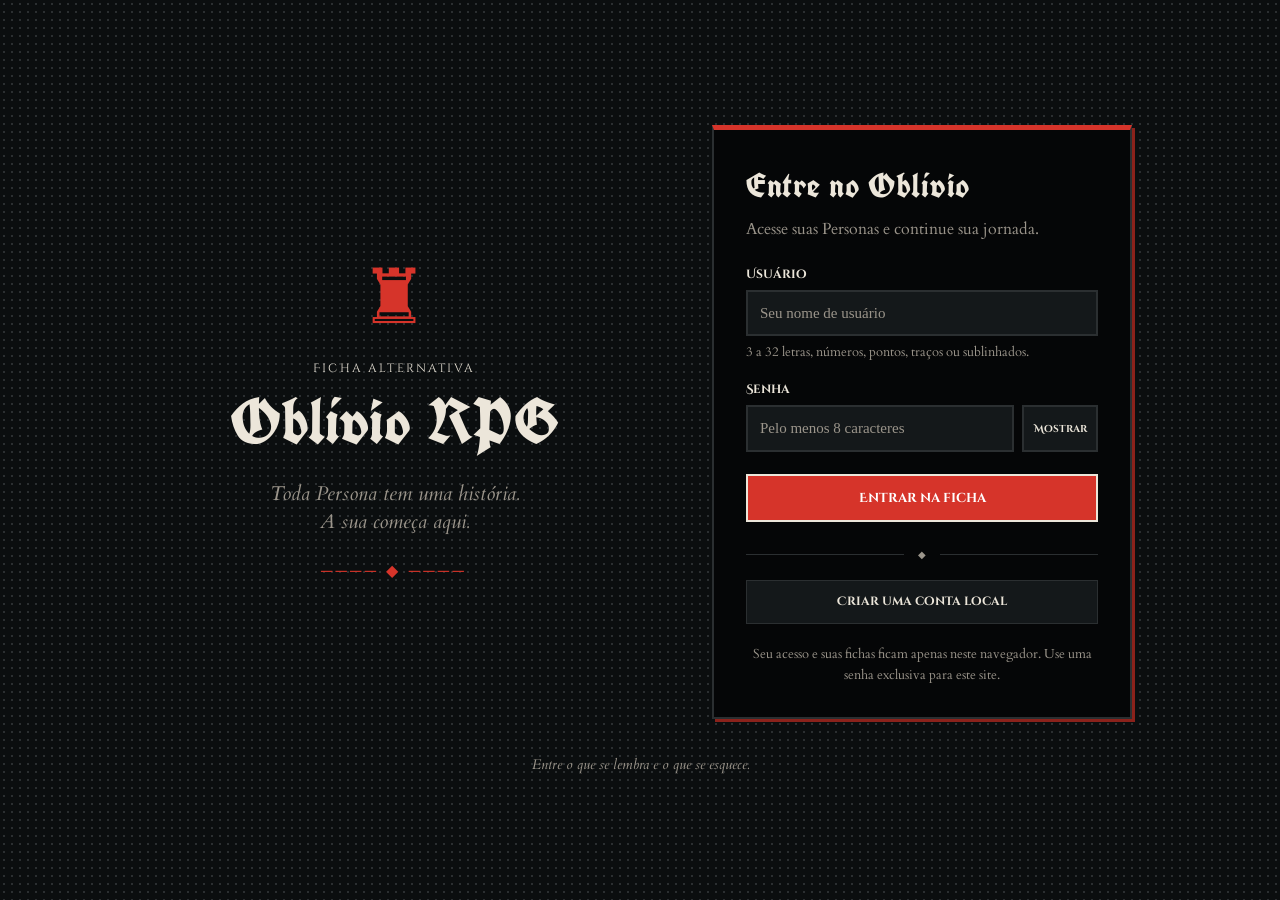
<file: index.html>
<!doctype html>
<html lang="pt-BR">
  <head>
    <meta charset="utf-8" />
    <meta name="viewport" content="width=device-width, initial-scale=1" />
    <!-- O caminho relativo preserva a subpasta do projeto na hospedagem. -->
    <link rel="stylesheet" href="./CSS/style.css">
    <title>Oblívio RPG</title>
    <script type="module" src="./Js/auth/entry.js"></script>
    <!-- biblioteca bootstrap -->
    <link href="https://cdn.jsdelivr.net/npm/bootstrap@5.3.8/dist/css/bootstrap.min.css" rel="stylesheet" integrity="sha384-sRIl4kxILFvY47J16cr9ZwB07vP4J8+LH7qKQnuqkuIAvNWLzeN8tE5YBujZqJLB" crossorigin="anonymous">
<script src="https://cdn.jsdelivr.net/npm/bootstrap@5.3.8/dist/js/bootstrap.bundle.min.js" integrity="sha384-FKyoEForCGlyvwx9Hj09JcYn3nv7wiPVlz7YYwJrWVcXK/BmnVDxM+D2scQbITxI" crossorigin="anonymous"></script>
  </head>
  <body>
    <p>Abrindo o Oblívio… <a href="./pages/login/">Acessar o login</a></p>
  </body>
</html>
</file>
<file: CSS/style.css>
/* ==========================================================
       1. TOKENS DE COR (tema claro / escuro)
       ========================================================== */
:root {
  --bg: #0b0e0f; /* fundo da página (tema escuro fixo) */
  --cd: #050607; /* fundo dos cartões */
  --tx: #ece6da; /* texto */
  --mu: #9b958b; /* texto secundário */
  --ac: #e0705a; /* destaque (sobrescrito por --rc no body) */
  --bd: #2b2f31; /* bordas */
  --ok: #5fbf8a;
  --bad: #ff7a70;
  /* tipografia gótica */
  --f-black: "UnifrakturCook", "Old English Text MT", serif; /* títulos */
  --f-deco: "Cinzel Decorative", "Cinzel", serif; /* botões e rótulos */
  --f-text: "Cardo", Georgia, serif; /* texto e números */
  --f-soft: "Cormorant Garamond", Georgia, serif; /* notas e descrições */
  /* cor de cada Papel */
  --c-age: #d6342a;
  --c-cuida: #7fa31a;
  --c-protege: #d93a8c;
  --c-resolve: #e8821a;
  --c-sabe: #2f84d6;
  box-sizing: border-box;
  padding-top: env(safe-area-inset-top, 0px);
  padding-bottom: env(safe-area-inset-bottom, 0px);
}

@media (prefers-color-scheme: dark) {
  :root:not([data-theme="light"]) {
    --bg: #121014;
    --cd: #1c1920;
    --tx: #e9e2d6;
    --mu: #9a9086;
    --ac: #e0705a;
    --bd: #352f3b;
    --ok: #5fbf8a;
    --bad: #ff7a70;
  }
}
:root[data-theme="dark"] {
  --bg: #121014;
  --cd: #1c1920;
  --tx: #e9e2d6;
  --mu: #9a9086;
  --ac: #e0705a;
  --bd: #352f3b;
  --ok: #5fbf8a;
  --bad: #ff7a70;
}

/* ==========================================================
       2. BASE
       ========================================================== */
html {
  scroll-padding-top: env(safe-area-inset-top, 0px);
}
* {
  box-sizing: border-box;
}
[hidden] {
  display: none !important;
}

body {
  /* --rc = cor do Papel (muda com o personagem) */
  --ac: var(--rc);
  --rc: var(--c-age);
  margin: 0;
  background: var(--bg);
  background-image: radial-gradient(var(--bd) 1px, transparent 1px);
  background-size: 8px 8px;
  color: var(--tx);
  font: 16px/1.4 var(--f-text);
}
body[data-role="age"] {
  --rc: var(--c-age);
}
body[data-role="cuida"] {
  --rc: var(--c-cuida);
}
body[data-role="protege"] {
  --rc: var(--c-protege);
}
body[data-role="resolve"] {
  --rc: var(--c-resolve);
}
body[data-role="sabe"] {
  --rc: var(--c-sabe);
}

/* Padrão de fundo de cada Papel (tinge com a cor atual da ficha) */
body[data-role="age"] {
  /* riscos de garra */
  background-image: repeating-linear-gradient(
    -45deg,
    color-mix(in srgb, var(--rc) 9%, transparent) 0 2px,
    transparent 2px 16px
  );
  background-size: auto;
}
body[data-role="cuida"] {
  /* pontinhos suaves */
  background-image: radial-gradient(
    color-mix(in srgb, var(--rc) 18%, transparent) 2px,
    transparent 3px
  );
  background-size: 22px 22px;
}
body[data-role="protege"] {
  /* escamas de armadura */
  background-image: radial-gradient(
    circle at 50% 100%,
    transparent 7px,
    color-mix(in srgb, var(--rc) 17%, transparent) 8px 9px,
    transparent 10px
  );
  background-size: 20px 12px;
}
body[data-role="resolve"] {
  /* xadrez de oficina */
  background-image: conic-gradient(
    color-mix(in srgb, var(--rc) 8%, transparent) 25%,
    transparent 0 50%,
    color-mix(in srgb, var(--rc) 8%, transparent) 0 75%,
    transparent 0
  );
  background-size: 28px 28px;
}
body[data-role="sabe"] {
  /* papel quadriculado */
  background-image:
    linear-gradient(
      color-mix(in srgb, var(--rc) 14%, transparent) 1px,
      transparent 1px
    ),
    linear-gradient(
      90deg,
      color-mix(in srgb, var(--rc) 14%, transparent) 1px,
      transparent 1px
    );
  background-size: 24px 24px;
}

h1,
h2 {
  font-family: var(--f-black);
}
button,
.s,
.ch {
  font-family: var(--f-deco);
}
h1,
h2 {
  margin: 0;
}

/* ==========================================================
       3. LAYOUT (cabeçalho, abas, grade, cartões)
       ========================================================== */
header {
  padding: 12px 14px;
  display: flex;
  flex-wrap: wrap;
  gap: 8px;
  align-items: center;
  justify-content: space-between;
  background: var(--rc);
  color: #fff;
  border-bottom: 3px solid var(--tx);
}

.d-align {
  display: flex;
  gap: 10px;
}

header .mu {
  color: #fff;
}
header select,
header button {
  color: var(--tx);
} /* controles têm fundo claro */
h1 {
  font-size: 20px;
  text-shadow: 2px 2px 0 rgba(0, 0, 0, 0.35);
}

#tb {
  display: flex;
  gap: 8px;
  padding: 8px 12px;
  border-bottom: 2px solid var(--tx);
}

main {
  display: grid;
  grid-template-columns: repeat(auto-fit, minmax(min(100%, 330px), 1fr));
  gap: 12px;
  padding: 12px;
  max-width: 1200px;
  margin: auto;
}

.c {
  /* cartão */
  background: var(--cd);
  border: 2px solid var(--tx);
  box-shadow: 4px 4px 0 var(--rc);
  padding: 12px;
  min-width: 0;
}
.w {
  grid-column: 1 / -1;
} /* cartão de largura total */

h2 {
  /* título do cartão */
  font-size: 12px;
  color: #fff;
  background: linear-gradient(
    90deg,
    var(--rc),
    color-mix(in srgb, var(--rc) 30%, var(--cd))
  );
  padding: 6px 8px;
  margin: -12px -12px 10px;
  border-bottom: 2px solid var(--tx);
  letter-spacing: 0.04em;
  text-transform: none;
}
h2 .mu {
  color: #fff;
}

/* ==========================================================
       4. COMPONENTES
       ========================================================== */
input,
select,
textarea,
button {
  font: inherit;
  color: inherit;
  max-width: 100%;
  padding: 5px 8px;
}
input,
select,
textarea {
  background: var(--cd);
  border: 2px solid var(--tx);
  border-radius: 0;
}
input[type="number"] {
  width: 64px;
}
input[type="checkbox"] {
  width: auto;
  accent-color: var(--rc);
}
textarea {
  width: 100%;
  min-height: 70px;
}

button {
  font-family: var(--f-deco);
  font-weight: 700;
  font-size: 10px;
  cursor: pointer;
  background: var(--cd);
  border: 2px solid var(--tx);
  border-radius: 0;
  box-shadow: 2px 2px 0 var(--tx);
}
button:hover {
  border-color: var(--ac);
}
button:active {
  transform: translate(2px, 2px);
  box-shadow: none;
}
.p {
  background: var(--rc);
  color: #fff;
  border-color: var(--tx);
} /* botão primário */

.r {
  display: flex;
  flex-wrap: wrap;
  gap: 6px;
  align-items: center;
  margin: 4px 0;
} /* linha */
.mu {
  color: var(--mu);
  font-size: 12px;
}
.ok {
  color: var(--ok);
}
.bad {
  color: var(--bad);
}
.x {
  opacity: 0.55;
}

.g5 {
  display: grid;
  grid-template-columns: repeat(auto-fit, minmax(100px, 1fr));
  gap: 8px;
}
.s {
  /* "stat box" */
  text-align: center;
  padding: 6px;
  font-size: 11px;
  border: 2px solid var(--tx);
}
.s b {
  display: block;
  font-size: 26px;
  font-family: var(--f-text);
  color: var(--rc);
}

.bar {
  height: 10px;
  background: var(--cd);
  border: 2px solid var(--tx);
  overflow: hidden;
}
.bar i {
  display: block;
  height: 100%;
  background: var(--rc);
}

.ch {
  /* chip clicável */
  cursor: pointer;
  user-select: none;
  border: 2px solid var(--tx);
  padding: 2px 9px;
  font-size: 11px;
}
.ch.on {
  background: var(--ac);
  color: #fff;
  border-color: var(--ac);
}

table {
  width: 100%;
  border-collapse: collapse;
}
td {
  padding: 3px 4px;
  border-bottom: 1px solid var(--bd);
}

#fo {
  display: none;
  border: 2px solid var(--bad);
  padding: 8px;
  margin: 8px 0;
} /* Fora de Ação */

/* ==========================================================
       5. PERSONA (cartão de destaque, foto e seletor de Papel)
       ========================================================== */
.persona {
  position: relative;
  overflow: hidden;
  display: grid;
  grid-template-columns: minmax(190px, 260px) 1fr;
  gap: 6px 22px;
  background: linear-gradient(
    135deg,
    color-mix(in srgb, var(--rc) 14%, var(--cd)),
    var(--cd) 65%
  );
}
.persona > h2 {
  grid-column: 1 / -1;
}
.p-photo,
.p-info {
  position: relative;
  z-index: 1;
  min-width: 0;
}
@media (max-width: 640px) {
  .persona {
    grid-template-columns: 1fr;
  }
  .p-photo {
    width: 100%;
    max-width: 280px;
    margin: 0 auto;
  }
}

.p-emblem {
  /* marca d'água do Papel */
  position: absolute;
  right: -24px;
  bottom: -36px;
  width: 260px;
  height: 260px;
  color: var(--rc);
  opacity: 0.1;
  pointer-events: none;
}
.p-emblem svg {
  width: 100%;
  height: 100%;
  stroke-width: 2.4;
}

.ph {
  /* moldura da foto */
  position: relative;
  width: 100%;
  aspect-ratio: 3 / 4;
  display: flex;
  align-items: center;
  justify-content: center;
  text-align: center;
  font: 400 15px var(--f-soft);
  color: var(--mu);
  background: var(--bg) center / cover no-repeat;
  border: 3px solid var(--tx);
  box-shadow: 6px 6px 0 var(--rc);
  cursor: pointer;
  user-select: none;
  outline-offset: 3px;
}
.ph.has {
  cursor: grab;
  touch-action: none;
} /* touch-action: o arrasto não rola a página */
.ph.has:active {
  cursor: grabbing;
}
input[type="range"] {
  padding: 0;
  border: 0;
  background: none;
  accent-color: var(--rc);
}
.p-zoom {
  gap: 8px;
  margin-top: 14px;
}
.p-zoom input {
  flex: 1;
  min-width: 0;
}

.p-name {
  width: 100%;
  padding: 8px 10px;
  font: 700 28px/1.2 var(--f-black);
}
.p-tag {
  min-height: 1.4em;
  margin: 6px 0 2px;
  font-style: italic;
  color: var(--mu);
}

.p-roles {
  display: grid;
  grid-template-columns: repeat(auto-fit, minmax(100px, 1fr));
  gap: 8px;
  margin: 10px 0;
}
.rb {
  /* botão de Papel */
  --c: var(--rc);
  display: flex;
  flex-direction: column;
  align-items: center;
  gap: 3px;
  padding: 8px 4px;
  line-height: 1.2;
}
.rb svg {
  width: 34px;
  height: 34px;
  color: var(--c);
}
.rb small {
  font: 400 12px var(--f-soft);
  opacity: 0.8;
}
.rb.on {
  background: var(--c);
  color: #fff;
  border-color: var(--tx);
}
.rb.on svg {
  color: #fff;
}
.rb[data-role="age"] {
  --c: var(--c-age);
}
.rb[data-role="cuida"] {
  --c: var(--c-cuida);
}
.rb[data-role="protege"] {
  --c: var(--c-protege);
}
.rb[data-role="resolve"] {
  --c: var(--c-resolve);
}
.rb[data-role="sabe"] {
  --c: var(--c-sabe);
}

.p-stats {
  grid-template-columns: repeat(4, minmax(0, 1fr));
  margin: 8px 0 4px;
}
.p-stats .s b {
  font-size: 20px;
}

/* ==========================================================
       6. SUB-ABAS E CARTÕES DE DESCRIÇÃO
       ========================================================== */
.sub {
  display: flex;
  margin: 0 0 10px;
}
.sub button {
  flex: 1;
  box-shadow: none;
}
.sub button + button {
  border-left-width: 0;
}
.sub button.on {
  background: var(--rc);
  color: #fff;
}

.info {
  margin: 8px 0;
  padding: 8px 10px;
  background: var(--bg);
  border: 1px solid var(--bd);
  border-left: 4px solid var(--rc);
}
.info.act {
  border-left-width: 9px;
} /* ativo / especializado */
.info-h {
  display: flex;
  flex-wrap: wrap;
  gap: 6px;
  align-items: center;
  margin-bottom: 4px;
}
.info-h b {
  font: 700 12px var(--f-deco);
  margin-right: auto;
}
.info p {
  margin: 3px 0;
}
.info p.q {
  font-style: italic;
  color: var(--mu);
}
.info ul {
  margin: 4px 0 0 18px;
  padding: 0;
  font-size: 13px;
  color: var(--mu);
}
.info .k {
  margin-right: 4px;
  font: 400 10px var(--f-deco);
  text-transform: uppercase;
  color: var(--rc);
}
.bg {
  padding: 1px 6px;
  font: 700 9px var(--f-deco);
  border: 2px solid var(--tx);
}
.bg.on {
  background: var(--rc);
  color: #fff;
}
.note {
  margin-bottom: 8px;
  padding: 8px 10px;
  font-size: 13px;
  border: 2px dashed var(--tx);
}

/* ==========================================================
       7. DECORAÇÃO POR PAPEL (camada flutuante, sem cliques)
       ========================================================== */
#deco {
  position: fixed;
  inset: 0;
  z-index: 30;
  overflow: hidden;
  pointer-events: none;
}
.dc {
  position: absolute;
  left: var(--x);
  top: var(--y);
  color: var(--rc);
  opacity: var(--o, 0.1);
  line-height: 1;
  white-space: nowrap;
  transform: rotate(var(--r));
  animation:
    dc-in 0.9s ease var(--fi) backwards,
    dc-float var(--t) ease-in-out var(--dl) infinite alternate;
}
.dc svg {
  display: block;
  width: var(--s);
  height: var(--s);
}
.dc.tx {
  font-size: var(--s);
}
.dc.pix {
  font-family: var(--f-deco);
}
.dc.sab {
  font-family: var(--f-soft);
  font-style: italic;
}
@keyframes dc-in {
  from {
    opacity: 0;
    scale: 0.5;
  }
}
@keyframes dc-float {
  to {
    transform: translateY(-24px) rotate(calc(var(--r) + 8deg));
  }
}
@media (max-width: 640px) {
  .dc:nth-child(even) {
    display: none;
  }
}
@media (prefers-reduced-motion: reduce) {
  .dc {
    animation: none;
  }
}

/* ==========================================================
       8. PAINEL LATERAL (bandeja de dados + histórico de rolagens)
       ========================================================== */
#lg {
  max-height: 230px;
  overflow: auto;
  font-size: 13px;
}
#lg div {
  padding: 2px 0;
  border-bottom: 1px dashed var(--bd);
}

#hs {
  position: fixed;
  top: 0;
  right: 0;
  bottom: 0;
  width: 280px;
  max-width: 88vw;
  z-index: 40;
  display: flex;
  flex-direction: column;
  overflow-y: auto;
  background: var(--cd);
  border-left: 3px solid var(--tx);
  transform: translateX(100%);
  transition: transform 0.2s;
  padding-top: env(safe-area-inset-top, 0px);
}
#hs.o {
  transform: none;
  box-shadow: -4px 0 0 var(--rc);
}
#hs #lg {
  flex: none;
  max-height: none;
  overflow: visible;
  padding: 8px;
}
#hb {
  position: fixed;
  right: 0;
  top: 50%;
  z-index: 39;
  padding: 8px 6px;
}
#hs.o + #hb {
  display: none;
}
@media (min-width: 1100px) {
  body.ho {
    padding-right: 290px;
  }
}

/* ==========================================================
       9. BANDEJA DE DADOS (2D e 3D)
       ========================================================== */
#hs .tray {
  padding: 0 8px 8px;
  border-bottom: 2px solid var(--tx);
}
#dp {
  display: grid;
  grid-template-columns: 1fr 1fr;
  gap: 4px;
  padding: 6px 0;
}
#dp .s {
  display: flex;
  align-items: center;
  justify-content: space-between;
  padding: 2px 4px;
  font-size: 11px;
}
#dp .s .r {
  margin: 0;
  gap: 3px;
}
#dp .s b {
  font-size: 15px;
  display: inline;
  min-width: 16px;
}
#dp button {
  padding: 1px 6px;
}
#qk button {
  padding: 2px 6px;
  font-size: 10px;
}
#hs input[type="number"] {
  width: 52px;
}

.dd {
  width: 68px;
  text-align: center;
}
.dd svg {
  width: 68px;
  height: 68px;
}
#hs .dd {
  width: 44px;
}
#hs .dd svg {
  width: 44px;
  height: 44px;
}
.rolling svg {
  animation: shake 0.28s infinite;
}
@keyframes shake {
  0%,
  100% {
    transform: rotate(-14deg) translateY(0);
  }
  50% {
    transform: rotate(14deg) translateY(-8px);
  }
}
.hi svg {
  filter: drop-shadow(0 0 6px #ffc400);
} /* resultado máximo */
.lo svg {
  opacity: 0.55;
} /* resultado 1 */
#cv {
  max-width: 100%;
}

/* ==========================================================
       10. FICHA ALTERNATIVA: 3 colunas, cartões compactos e abas internas
       ========================================================== */
h1 small {
  font: 400 10px var(--f-deco);
  opacity: 0.85;
}
.menu {
  position: relative;
}
.menu summary {
  cursor: pointer;
  list-style: none;
  color: var(--tx);
  font: 700 10px var(--f-deco);
  padding: 5px 8px;
  border: 2px solid var(--bd);
  background: #14181a;
}
.menu summary::-webkit-details-marker {
  display: none;
}
.menu .mb {
  position: absolute;
  z-index: 60;
  left: 0;
  top: 110%;
  display: grid;
  gap: 6px;
  padding: 6px;
  background: var(--cd);
  border: 2px solid var(--bd);
}

.cols {
  display: grid;
  grid-template-columns: repeat(3, minmax(0, 1fr));
  gap: 12px;
  padding: 12px;
  max-width: 1500px;
  align-items: start;
}
.col {
  display: grid;
  gap: 12px;
  min-width: 0;
}
@media (max-width: 960px) {
  /* celular: uma coluna, na ordem mais útil */
  .cols {
    grid-template-columns: 1fr;
  }
  .col {
    display: contents;
  }
  #c-persona {
    order: 1;
  }
  #c-est {
    order: 2;
  }
  #c-attr {
    order: 3;
  }
  #c-zona {
    order: 4;
  }
  #c-tools {
    order: 5;
  }
  #c-tabs {
    order: 6;
  }
  #c-hab {
    order: 7;
  }
}

/* tema escuro nos componentes */
.c {
  border-color: var(--bd);
  box-shadow: 3px 3px 0 color-mix(in srgb, var(--rc) 65%, #000);
}
input,
select,
textarea,
button {
  border-color: var(--bd);
  background: #14181a;
}
input[type="range"] {
  background: none;
  border: 0;
}
button {
  box-shadow: none;
}
.p {
  background: var(--rc);
}
details.mini {
  margin-top: 8px;
}
details.mini summary {
  cursor: pointer;
  color: var(--mu);
  font: 600 15px var(--f-soft);
}

/* Persona compacta */
.persona {
  display: block;
}
.persona .ph {
  max-width: 130px;
  margin: 0 auto 6px;
  aspect-ratio: 1;
  border-radius: 50%;
  box-shadow: 3px 3px 0 var(--rc);
}
.p-photo {
  text-align: center;
}
.pgrid {
  display: grid;
  grid-template-columns: 1fr 1fr;
  gap: 6px 8px;
}
.pgrid label {
  display: flex;
  flex-direction: column;
  gap: 2px;
  font-size: 12px;
  color: var(--mu);
}
.pgrid input,
.pgrid select {
  width: 100%;
  font-size: 13px;
  color: var(--tx);
}
.pgrid .p-name {
  font: 700 20px/1.2 var(--f-black);
  padding: 3px 8px;
}
.p-roles {
  grid-template-columns: repeat(5, 1fr);
  gap: 4px;
  margin: 8px 0;
}
.rb {
  padding: 5px 2px;
}
.rb svg {
  width: 22px;
  height: 22px;
}
.rb span {
  font: 700 7px var(--f-deco);
}
.rb small {
  display: none;
}

/* Estresse: silhueta com as 5 regiões ao redor */
.silhueta {
  display: grid;
  grid-template-columns: repeat(3, 1fr);
  grid-template-rows: repeat(3, 1fr);
  gap: 6px 4px;
  min-height: 450px;
  padding: 6px 0;
  position: relative;
}
#reg {
  display: contents;
}
.rg {
  background: rgba(0, 0, 0, 0.75);
  border: 2px solid var(--bd);
  padding: 3px 4px;
  z-index: 1;
  align-self: center;
}
.rg:nth-child(1) {
  grid-area: 2 / 2;
  align-self: start;
  margin-top: 8px;
} /* torso (altura do peito) */
.rg:nth-child(2) {
  grid-area: 1 / 3;
  align-self: start;
} /* braço esquerdo (lado direito da tela) */
.rg:nth-child(3) {
  grid-area: 1 / 1;
  align-self: start;
} /* braço direito */
.rg:nth-child(4) {
  grid-area: 3 / 3;
  align-self: end;
} /* perna esquerda */
.rg:nth-child(5) {
  grid-area: 3 / 1;
  align-self: end;
} /* perna direita */
.rn {
  display: flex;
  gap: 4px;
  align-items: center;
  font-size: 11px;
  cursor: pointer;
}
.rg .bar {
  height: 5px;
  margin: 3px 0;
}
.rgc {
  display: flex;
  align-items: center;
  justify-content: space-between;
  gap: 2px;
  font: 700 15px var(--f-text);
}
.rgc input {
  width: 30px;
  padding: 1px 2px;
  font-size: 13px;
  text-align: center;
  -moz-appearance: textfield;
}
input[type="number"]::-webkit-inner-spin-button {
  display: none;
}
.roll-body {
  width: 100%;
  margin-top: 8px;
  padding: 10px;
}

/* Atributos e aspectos: lista com − / + */
.attr {
  display: grid;
  grid-template-columns: 1fr 1fr;
  gap: 0 8px;
}
.ar {
  display: flex;
  align-items: center;
  gap: 3px;
  margin: 3px 0;
  min-height: 34px;
} /* altura igual nas duas listas */
.ar .an {
  font: 700 10px var(--f-deco);
  margin-left: 3px;
}
.ar .an small {
  font-size: 9px;
}
.ar input.at {
  width: 34px;
  padding: 3px 0;
  text-align: center;
  -moz-appearance: textfield;
}
.st,
.st0 {
  width: 22px;
  height: 24px;
  padding: 0;
  flex: none;
  display: inline-block;
}
.st0 {
  visibility: hidden;
}
.mv {
  width: 34px;
  text-align: center;
  font: 700 18px var(--f-text);
}
@media (max-width: 420px) {
  .attr {
    grid-template-columns: 1fr;
  }
}

/* Habilidades recolhíveis */
.ab {
  border-bottom: 1px dashed var(--bd);
  padding: 4px 0;
}
.ab summary {
  cursor: pointer;
  display: flex;
  gap: 6px;
  align-items: center;
  list-style: none;
}
.ab summary::-webkit-details-marker {
  display: none;
}
.ab summary::before {
  content: "▸";
  color: var(--rc);
}
.ab[open] summary::before {
  content: "▾";
}
.ab .mu {
  margin: 2px 0 4px 18px;
}

/* Zona de acerto, atalhos e abas internas */
.zona {
  display: flex;
  flex-wrap: wrap;
  align-items: center;
  gap: 8px;
}
.zona > span {
  flex-basis: 100%;
  font: 700 10px var(--f-deco);
  color: var(--mu);
}
.zona button {
  flex: 1;
  border-radius: 12px;
}
.zona button.on {
  background: var(--rc);
  color: #fff;
}
.tools {
  display: grid;
  grid-template-columns: 1fr 1fr;
  gap: 8px;
}
.tools button {
  padding: 14px 8px;
}
.tabs {
  margin: -12px -12px 10px;
  flex-wrap: wrap;
}
.tabs button {
  border-width: 0 0 2px;
  background: var(--cd);
  color: var(--mu);
  font-size: 10px;
  padding: 8px 4px;
}
.tabs button.on {
  background: var(--rc);
  color: #fff;
}

/* ==========================================================
       11. TIPOGRAFIA GÓTICA (ajustes de tamanho para as fontes novas)
       ========================================================== */
h1 {
  font-size: 30px;
  font-weight: 700;
  letter-spacing: 0.02em;
}
h2 {
  font-size: 22px;
  font-weight: 700;
  padding: 3px 10px;
  letter-spacing: 0.02em;
}
h2 .mu {
  font: 600 14px var(--f-soft);
}
.mu {
  font-family: var(--f-soft);
  font-size: 14px;
}
.tabs button {
  font-size: 8.5px;
  letter-spacing: 0;
  padding: 10px 2px;
}
.silhueta .rn,
.rn {
  font: 700 10px var(--f-deco);
}
.roll-body {
  font-size: 12px;
  letter-spacing: 0.04em;
}
input::placeholder,
textarea::placeholder {
  font-family: var(--f-soft);
  font-size: 15px;
}
.pgrid label {
  font: 600 14px var(--f-soft);
}
.ab summary b {
  font-family: var(--f-text);
  font-size: 16px;
}
.ar .an small {
  font-family: var(--f-soft);
  font-size: 12px;
}
.p-tag {
  font-family: var(--f-soft);
  font-size: 17px;
}

/* ==========================================================
       12. FOTO CENTRAL EM MOLDURA ORNAMENTAL
       ========================================================== */
.cols {
  grid-template-columns: minmax(0, 1fr) minmax(0, 1.15fr) minmax(0, 1fr);
}
.col:nth-child(1) {
  order: 2;
} /* Persona + Habilidades no centro */
.col:nth-child(2) {
  order: 1;
} /* Estresse + Atributos à esquerda */
.col:nth-child(3) {
  order: 3;
} /* Ferramentas à direita */

.frame {
  position: relative;
  width: 100%;
  max-width: 300px;
  margin: 4px auto 10px;
  aspect-ratio: 0.715;
  filter: drop-shadow(0 0 10px color-mix(in srgb, var(--rc) 55%, transparent));
}
.frame-bg,
.persona .frame .ph {
  position: absolute;
  clip-path: url(#cartouche);
}
.frame-bg {
  inset: 0;
  background: linear-gradient(
    160deg,
    var(--rc),
    color-mix(in srgb, var(--rc) 30%, #000)
  );
}
.persona .frame .ph {
  /* a foto fica um pouco menor: sobra a borda colorida */
  inset: 3.2% 3.8%;
  width: auto;
  max-width: none;
  margin: 0;
  aspect-ratio: auto;
  border: 0;
  border-radius: 0;
  box-shadow: none;
}
.persona > h2 {
  text-align: center;
}
.p-photo .r {
  justify-content: center;
}
@media (max-width: 960px) {
  .cols {
    grid-template-columns: 1fr;
  }
  .col {
    order: 0;
  }
} /* celular: 1 coluna */

/* ==========================================================
       13. CORPO DO ESTRESSE: silhueta pontilhada (máscara)
       A imagem entra só como "forma" (canal alfa); a cor vem do CSS e acompanha o Papel.
       ========================================================== */
.silhueta::before {
  content: "";
  position: absolute;
  inset: 4px 0;
  z-index: 0;
  pointer-events: none;
  background: color-mix(in srgb, var(--rc) 22%, #e9e2d6);
  -webkit-mask: var(--corpo) center / contain no-repeat;
  mask: var(--corpo) center / contain no-repeat;
  filter: drop-shadow(0 0 6px color-mix(in srgb, var(--rc) 40%, transparent));
}
.rg {
  position: relative;
} /* os cartões das regiões ficam por cima da silhueta */
.silhueta {
  --corpo: url("[data-uri]");
}

/* ==========================================================
       14. ATALHOS (faixa de baixo), COLUNAS UNIFORMES E MACROS
       ========================================================== */
@media (min-width: 961px) {
  /* colunas com a mesma altura: o último cartão de cada uma estica */
  .cols {
    align-items: stretch;
  }
  .col {
    display: flex;
    flex-direction: column;
    gap: 12px;
  }
  .col > .c:last-child {
    flex: 1;
  }
}
.dock {
  display: grid;
  grid-template-columns: repeat(3, minmax(0, 1fr));
  gap: 12px;
  padding: 0 12px 12px;
  max-width: 1500px;
  margin: 0 auto;
}
@media (max-width: 960px) {
  .dock {
    grid-template-columns: 1fr;
  }
}
.dk {
  min-height: 330px;
  display: flex;
  flex-direction: column;
} /* as 3 caixas têm o mesmo tamanho */
.dk-body {
  flex: 1;
  min-height: 0;
  overflow: auto;
}
.dk-btns {
  display: flex;
  gap: 8px;
  margin-top: 8px;
}
.dk-btns button {
  flex: 1;
  padding: 10px 6px;
}
.dk-edit {
  flex: 1;
  min-height: 0;
  overflow: auto;
  display: flex;
  flex-direction: column;
  gap: 6px;
}
.dk-edit textarea {
  flex: 1;
  min-height: 100px;
  font:
    14px/1.4 ui-monospace,
    Consolas,
    monospace;
}
.dk-edit pre {
  white-space: pre-wrap;
  font-size: 12px;
  margin: 4px 0;
}
.mc {
  display: flex;
  gap: 4px;
  margin: 4px 0;
}
.mc .p {
  flex: 1;
  text-align: left;
}

/* ==========================================================
       14b. ACESSIBILIDADE (classes aplicadas no <body> pelo botão "Aa Acessibilidade")
       ========================================================== */
.mb.acc {
  width: 290px;
  gap: 8px;
}
.mb.acc label {
  display: flex;
  gap: 8px;
  align-items: center;
  cursor: pointer;
  font: 600 15px var(--f-soft);
}
.mb.acc b {
  min-width: 46px;
  text-align: center;
}

/* fonte de alta legibilidade (Atkinson Hyperlegible, feita para baixa visão) e tamanhos mínimos */
body.a-read {
  --f-black: "Atkinson Hyperlegible", Verdana, sans-serif;
  --f-deco: var(--f-black);
  --f-text: var(--f-black);
  --f-soft: var(--f-black);
}
body.a-read h1,
body.a-read h2 {
  letter-spacing: 0;
  font-weight: 700;
}
body.a-read button,
body.a-read .s,
body.a-read .ch {
  text-transform: none;
  letter-spacing: 0;
}
body.a-read button,
body.a-read .ar .an,
body.a-read .rn,
body.a-read .tabs button,
body.a-read .zona > span,
body.a-read .menu summary,
body.a-read .bg,
body.a-read .info .k,
body.a-read h1 small {
  font-size: 13px !important;
}
body.a-read .rb span {
  font-size: 10px !important;
}

body.a-space {
  line-height: 1.7;
}
body.a-space,
body.a-space * {
  letter-spacing: 0.03em;
  word-spacing: 0.12em;
}

body.a-big button,
body.a-big select,
body.a-big input:not([type="checkbox"]):not([type="range"]),
body.a-big summary {
  min-height: 44px;
}
body.a-big input[type="checkbox"] {
  width: 22px;
  height: 22px;
}

body.a-focus :focus-visible {
  outline: 4px solid #ffd400 !important;
  outline-offset: 2px;
}
body.a-focus button:hover,
body.a-focus summary:hover {
  outline: 3px solid #ffd400;
}

body.a-calm {
  background-image: none;
}
body.a-calm #deco {
  display: none;
}
body.a-calm *,
body.a-calm *::before {
  animation: none !important;
  transition: none !important;
}
body.a-calm .frame {
  filter: none;
}

body.a-contrast {
  --bg: #000;
  --cd: #000;
  --tx: #fff;
  --mu: #f2f2f2;
  --bd: #fff;
  background-image: none;
}
body.a-contrast #deco {
  display: none;
}
body.a-contrast header {
  background: #000;
  color: #fff;
  border-bottom: 4px solid var(--rc);
}
body.a-contrast .c {
  border-color: #fff;
  box-shadow: none;
}
body.a-contrast h2 {
  background: #000;
  color: #fff;
  border-bottom: 4px solid var(--rc);
}
body.a-contrast h2 .mu {
  color: #fff;
}
body.a-contrast input,
body.a-contrast select,
body.a-contrast textarea,
body.a-contrast button,
body.a-contrast .menu summary {
  background: #000;
  color: #fff;
  border-color: #fff;
}
body.a-contrast .p,
body.a-contrast .zona button.on,
body.a-contrast .tabs button.on {
  background: var(--rc);
  color: #000;
}
body.a-contrast .rg {
  background: #000;
  border-color: #fff;
}
</file>
<file: CSS/ui/sheet-header.css>
/* Os grupos permanecem na mesma linha quando há espaço e quebram sem esticar os controles no celular. */
.sheet-header .d-align {
  display: flex;
  flex-wrap: wrap;
  align-items: center;
  gap: 10px;
  min-width: 0;
  max-width: 100%;
}

/* Nomes longos de fichas não podem impor uma largura maior que a do grupo. */
.sheet-header #sel {
  min-width: 0;
  max-width: 100%;
}
</file>
<file: CSS/auth/login.css>
/* Os mesmos tokens, contornos e tipografias da ficha mantêm a identidade no acesso. */
.auth-page { min-height: 100svh; }
.auth-layout {
  display: grid;
  grid-template-columns: minmax(0, 1fr) minmax(0, 420px);
  align-content: center;
  align-items: center;
  gap: 36px 72px;
  max-width: 1040px;
  min-height: 100svh;
  padding: 48px 28px;
}
.auth-brand { text-align: center; }
.auth-mark { display: block; color: var(--rc); font-size: 76px; line-height: 1; }
.auth-eyebrow { margin: 22px 0 10px; font: 12px var(--f-deco); letter-spacing: .18em; }
.auth-wordmark { margin: 0; font: 400 clamp(42px, 5vw, 64px)/1.1 var(--f-black); }
.auth-tagline { margin: 24px 0; font-size: 20px; color: var(--mu); font-style: italic; }
.auth-ornament { color: var(--rc); letter-spacing: .2em; }
.auth-card { padding: 32px; border-top: 5px solid var(--rc); }
.auth-card h1 { font-size: 34px; text-shadow: none; }
.auth-intro { margin: 8px 0 26px; color: var(--mu); }
.auth-card label { display: block; margin-bottom: 8px; font: 700 12px var(--f-deco); }
.auth-card input { width: 100%; min-height: 46px; padding: 10px 12px; font-size: 16px; }
.auth-card input::placeholder { color: var(--mu); opacity: 1; }
.auth-card small { display: block; color: var(--mu); font-size: 13px; margin: 7px 0 20px; }
.auth-password { display: flex; gap: 8px; }
.auth-password input { min-width: 0; flex: 1; }
.auth-password button { flex: 0 0 76px; box-shadow: none; }
.auth-confirmation { margin-top: 20px; }
.auth-message { color: var(--bad); font-size: 15px; margin: 12px 0; }
.auth-message:empty { margin: 0; }
.auth-submit { width: 100%; min-height: 48px; margin-top: 22px; font-size: 13px; }
.auth-card button:disabled { opacity: .65; cursor: wait; }
.auth-divider { display: flex; align-items: center; gap: 14px; margin: 26px 0 18px; color: var(--mu); font-size: 10px; }
.auth-divider::before, .auth-divider::after { content: ''; height: 1px; flex: 1; background: var(--bd); }
.auth-toggle { width: 100%; min-height: 44px; box-shadow: none; border: 1px solid var(--bd); font-size: 12px; }
.auth-notice { color: var(--mu); font-size: 13px; line-height: 1.6; margin: 20px 0 0; text-align: center; }
.auth-footer { grid-column: 1 / -1; text-align: center; margin: 0; color: var(--mu); font-size: 14px; font-style: italic; }
.auth-card :is(input, button):focus-visible { outline: 2px solid var(--tx); outline-offset: 4px; }
@media (max-width: 760px) {
  .auth-layout { grid-template-columns: minmax(0, 440px); justify-content: center; gap: 28px; padding: 32px 20px; }
  .auth-mark { font-size: 42px; }
  .auth-eyebrow { margin-top: 12px; font-size: 10px; }
  .auth-wordmark { font-size: 42px; }
  .auth-tagline, .auth-ornament { display: none; }
  .auth-card { padding: 26px; }
}
@media (max-width: 380px) {
  .auth-card { padding: 20px; }
  .auth-card h1 { font-size: 30px; }
}
</file>
